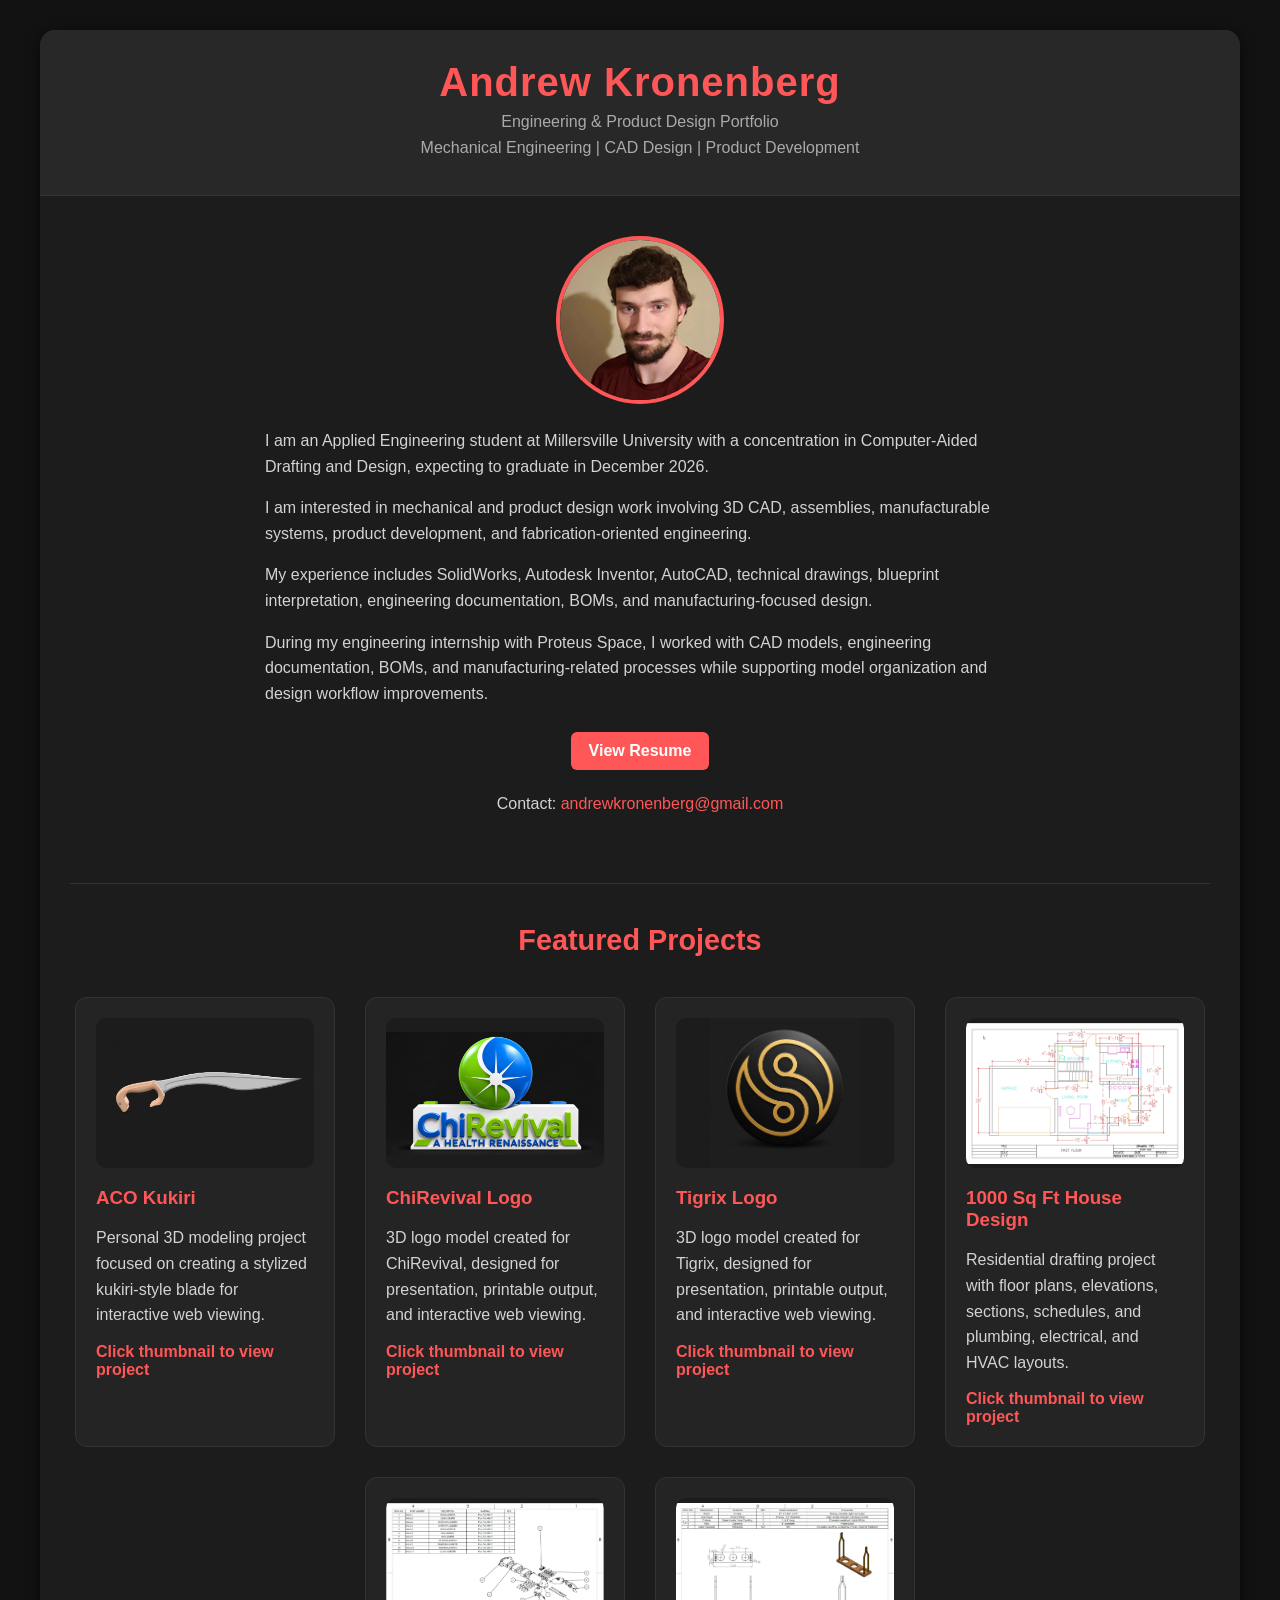
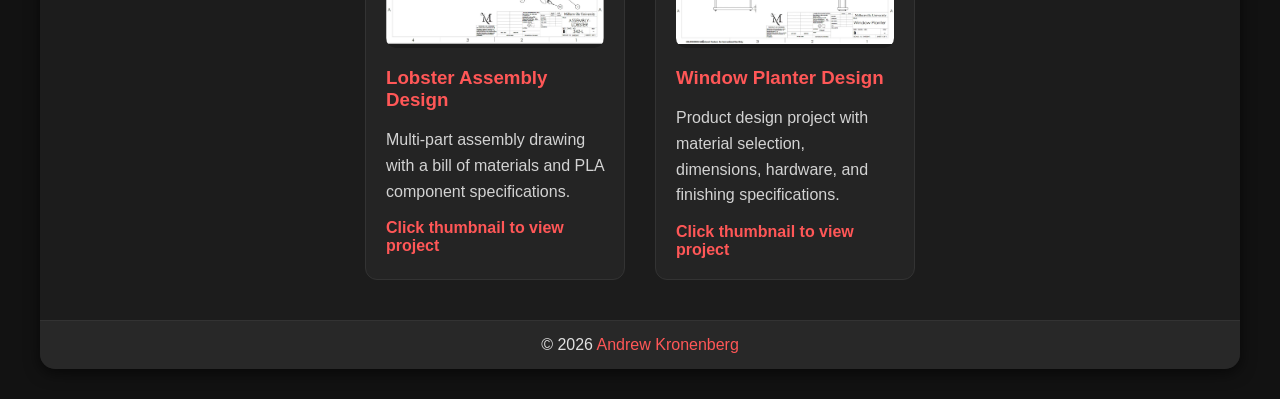
<file: index.html>
<!DOCTYPE html>
<html lang="en">

<head>
    <meta charset="UTF-8">

    <meta name="viewport"
          content="width=device-width, initial-scale=1.0">

    <title>Andrew Kronenberg - 3D Modeling Portfolio</title>

    <link rel="stylesheet"
          href="css/style.css">
</head>

<body>

<div class="container">

    <header class="header">

        <h1>Andrew Kronenberg</h1>

        <p>Engineering & Product Design Portfolio</p>

        <p>Mechanical Engineering | CAD Design | Product Development</p>

    </header>

    <main class="content">

        <section class="profile">

            <img src="images/kronenberg.jpg"
                 alt="Andrew Kronenberg">

            <div class="bio-text">
        
                <p>
                    I am an Applied Engineering student at Millersville University
                    with a concentration in Computer-Aided Drafting and Design,
                    expecting to graduate in December 2026.
                </p>
        
                <p>
                    I am interested in mechanical and product design work involving
                    3D CAD, assemblies, manufacturable systems, product development,
                    and fabrication-oriented engineering.
                </p>
        
                <p>
                    My experience includes SolidWorks, Autodesk Inventor, AutoCAD,
                    technical drawings, blueprint interpretation,
                    engineering documentation, BOMs, and manufacturing-focused design.
                </p>
        
                <p>
                    During my engineering internship with Proteus Space, I worked with
                    CAD models, engineering documentation, BOMs, and
                    manufacturing-related processes while supporting model organization
                    and design workflow improvements.
                </p>
        
            </div>

            <a class="resume-button"
               href="andrew-kronenberg-resume.pdf"
               target="_blank">
                View Resume
            </a>
			
			<div class="contact-info">
				Contact: 
				<a href="mailto:andrewkronenberg@gmail.com">
					andrewkronenberg@gmail.com
				</a>
			</div>

        </section>


        <h2 class="section-title">
            Featured Projects
        </h2>


        <div class="model-grid"
             id="project-grid">

        </div>

    </main>


    <footer class="footer">

        &copy; 2026
        <span>Andrew Kronenberg</span>

    </footer>

</div>


<script src="js/projects.js"></script>

<script>

const projectGrid = document.getElementById("project-grid");

projects.forEach((project) => {

    const card = document.createElement("a");

    card.className = "model-card";

	 card.href = `project.html?id=${project.id}`;

    card.innerHTML = `
        <img class="model-thumbnail"
             src="${project.thumbnail}"
             alt="${project.title}">

        <h3>${project.title}</h3>

        <p>${project.description}</p>

        <span class="card-instruction">
            Click thumbnail to view project
        </span>
    `;

    projectGrid.appendChild(card);
});

</script>

</body>

</html>
</file>
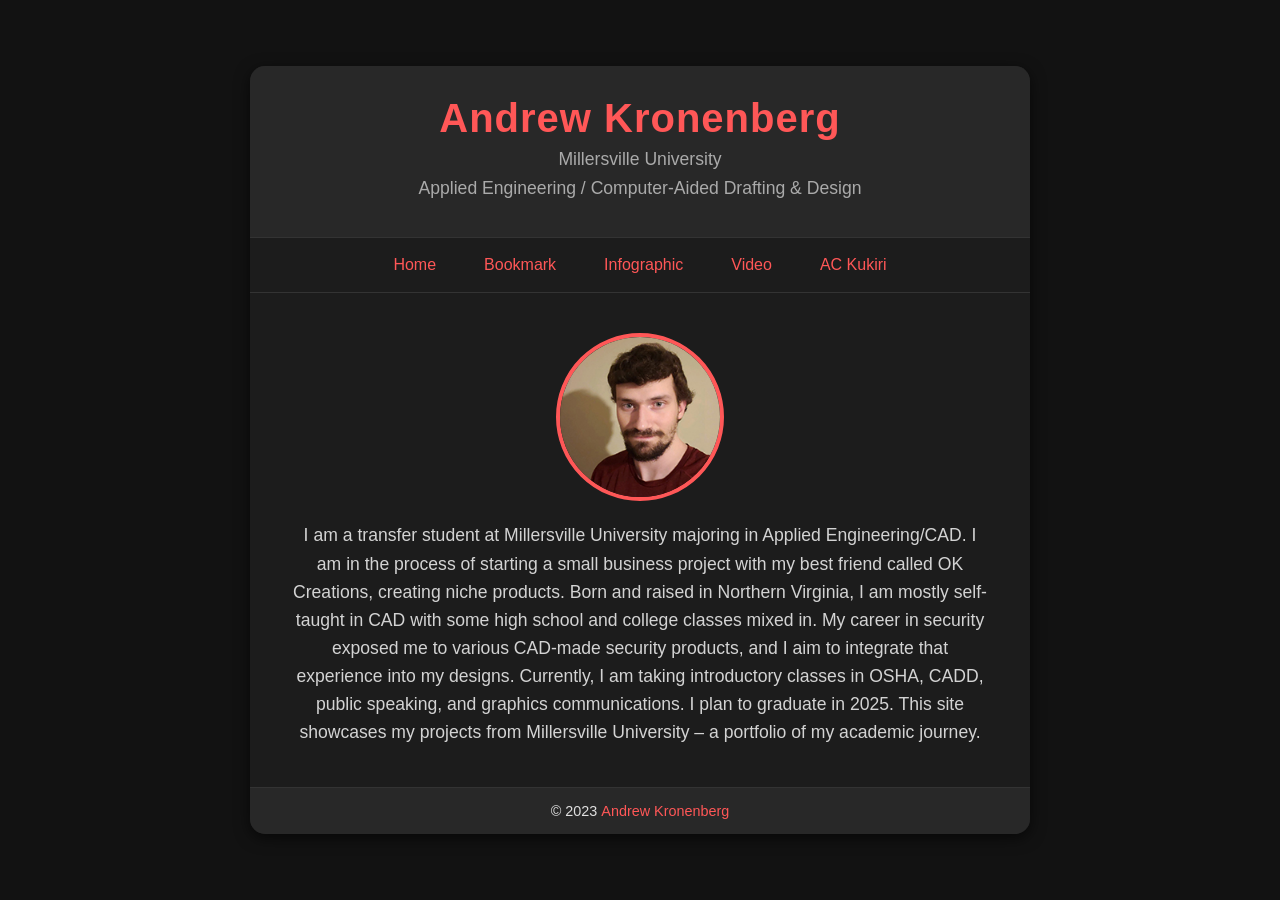
<file: Index.html>
<!DOCTYPE html>
<html>
<head>
  <title>Andrew Kronenberg - Portfolio</title>
  <style>
    /* General styles */
    body {
      background-color: #121212; /* Deep black-gray background */
      font-family: 'Segoe UI', Tahoma, Geneva, Verdana, sans-serif;
      color: #e0e0e0;
      margin: 0;
      padding: 0;
      display: flex;
      justify-content: center;
      align-items: center;
      min-height: 100vh;
    }
    /* Container with rounded corners */
    .container {
      max-width: 900px;
      background-color: #1c1c1c;
      border-radius: 15px;
      overflow: hidden;
      box-shadow: 0px 4px 15px rgba(0, 0, 0, 0.6);
      transition: transform 0.2s;
    }
    .container:hover {
      transform: scale(1.01);
    }
    /* Header styles */
    .header {
      background-color: #282828;
      color: #ff5757; /* Softer, more muted red */
      text-align: center;
      padding: 30px;
      border-bottom: 1px solid #333;
    }
    .header h1 {
      margin: 0;
      font-size: 2.5em;
      letter-spacing: 1px;
      font-weight: 600;
    }
    .header p {
      margin: 8px 0;
      font-size: 1.1em;
      color: #aaa;
    }
    /* Modern Navigation bar */
    .navbar {
      display: flex;
      justify-content: center;
      gap: 20px;
      background-color: #1c1c1c;
      padding: 10px 0;
      border-bottom: 1px solid #333;
    }
    .navbar a {
      color: #ff5757;
      text-decoration: none;
      font-size: 1em;
      padding: 8px 14px;
      border-radius: 8px;
      transition: background-color 0.3s, color 0.3s;
    }
    .navbar a:hover {
      background-color: #ff5757;
      color: #121212;
    }
    /* Main content */
    .content {
      display: flex;
      flex-direction: column;
      align-items: center;
      padding: 40px 20px;
      line-height: 1.6;
    }
    .content img {
      border-radius: 50%;
      width: 160px;
      height: 160px;
      object-fit: cover;
      margin-bottom: 20px;
      border: 4px solid #ff5757;
      transition: box-shadow 0.3s;
    }
    .content img:hover {
      box-shadow: 0px 0px 12px #ff5757;
    }
    .content p {
      max-width: 700px;
      font-size: 1.1em;
      color: #d3d3d3;
      text-align: center;
      margin: 0 20px;
    }
    /* Footer with subtle styling */
    .footer {
      background-color: #282828;
      color: #e0e0e0;
      text-align: center;
      padding: 15px;
      font-size: 0.9em;
      border-top: 1px solid #333;
    }
    /* Subtle hover effects for container */
    .footer span {
      color: #ff5757;
      font-weight: 500;
    }
    /* Responsive design */
    @media (max-width: 600px) {
      .content {
        padding: 20px;
      }
      .content p {
        font-size: 1em;
      }
    }
  </style>
</head>
<body>

<div class="container">
  <!-- Header Section -->
  <div class="header">
    <h1>Andrew Kronenberg</h1>
    <p>Millersville University</p>
    <p>Applied Engineering / Computer-Aided Drafting & Design</p>
  </div>

  <!-- Navigation Bar -->
  <div class="navbar">
    <a href="Index.html">Home</a>
    <a href="bookmark.html">Bookmark</a>
    <a href="infographic.html">Infographic</a>
    <a href="video.html">Video</a>
    <a href="AC_Kukiri/ac_kukiri.html">AC Kukiri</a>
  </div>

  <!-- Main Content Section -->
  <div class="content">
    <img src="Images/kronenberg.jpg" alt="Andrew Kronenberg">
    <p>
      I am a transfer student at Millersville University majoring in Applied Engineering/CAD.
      I am in the process of starting a small business project with my best friend called OK Creations, creating niche products.
      Born and raised in Northern Virginia, I am mostly self-taught in CAD with some high school and college classes mixed in.
      My career in security exposed me to various CAD-made security products, and I aim to integrate that experience into my designs.
      Currently, I am taking introductory classes in OSHA, CADD, public speaking, and graphics communications. I plan to graduate in 2025.
      This site showcases my projects from Millersville University – a portfolio of my academic journey.
    </p>
  </div>

  <!-- Footer Section -->
  <div class="footer">
    &copy; 2023 <span>Andrew Kronenberg</span>
  </div>
</div>

</body>
</html>
</file>
<file: css/style.css>
body {
    background-color: #121212;
    font-family: 'Segoe UI', Tahoma, Geneva, Verdana, sans-serif;
    color: #e0e0e0;
    margin: 0;
    padding: 30px;
}

.container {
    max-width: 1200px;
    margin: 0 auto;
    background-color: #1c1c1c;
    border-radius: 15px;
    overflow: hidden;
    box-shadow: 0 4px 15px rgba(0, 0, 0, .6);
}

.header,
.footer {
    background-color: #282828;
    text-align: center;
}

.header {
    color: #ff5757;
    padding: 30px;
    border-bottom: 1px solid #333;
}

.header h1 {
    margin: 0;
    font-size: 2.5em;
    letter-spacing: 1px;
    font-weight: 600;
}

.header p {
    margin: 8px 0;
    color: #aaa;
}

.content {
    padding: 40px 30px;
}

.profile {
    text-align: center;
    margin-bottom: 20px;
}

.profile img {
    border-radius: 50%;
    width: 160px;
    height: 160px;
    object-fit: cover;
    margin-bottom: 20px;
    border: 4px solid #ff5757;
}

.bio-text {
    max-width: 750px;
    margin: 0 auto;
    text-align: left;
}

.profile p,
.model-card p {
    color: #d3d3d3;
    line-height: 1.6;
}

.profile p {
    margin: 0 0 16px;
}

.section-title {
    color: #ff5757;
    text-align: center;
    margin-top: 70px;
    margin-bottom: 40px;
    padding-top: 40px;
    border-top: 1px solid #333;
    font-size: 1.8em;
}

.model-grid {
    display: flex;
    justify-content: center;
    flex-wrap: wrap;
    gap: 30px;
}

.model-card {
    background-color: #242424;
    border: 1px solid #333;
    border-radius: 12px;
    padding: 20px;
    width: 260px;
    box-sizing: border-box;
    color: inherit;
    text-decoration: none;
}

.model-card:hover {
    border-color: #ff5757;
}

.model-card h3 {
    color: #ff5757;
    margin-top: 0;
    margin-bottom: 10px;
}

.model-card p {
    margin-bottom: 15px;
}

.model-thumbnail {
    width: 100%;
    height: 150px;
    object-fit: contain;
    background-color: #1c1c1c;
    border-radius: 10px;
    margin-bottom: 15px;
}

.model-container {
    position: relative;
}

model-viewer {
    width: 100%;
    height: 500px;
    background-color: #242424;
    border-radius: 10px;
}

.project-image {
    display: block;
    max-width: 100%;
    max-height: 650px;
    object-fit: contain;
    margin: 0 auto 25px;
    background-color: #eeeeee;
    border-radius: 10px;
}

.project-image-link {
    display: block;
    text-decoration: none;
}

.project-image-link:hover .project-image {
    outline: 2px solid #ff5757;
}

.card-instruction {
    color: #ff5757;
    font-weight: 600;
}

.resume-button,
.model-button,
.model-nav a {
    display: inline-block;
    padding: 10px 18px;
    background-color: #ff5757;
    color: white;
    text-decoration: none;
    border-radius: 6px;
    font-weight: 600;
}

.resume-button {
    margin-top: 10px;
}

.model-button {
    margin-top: 15px;
}

.resume-button:hover,
.model-button:hover,
.model-nav a:hover {
    background-color: #ff3333;
}

.contact-info {
    margin-top: 25px;
    color: #d3d3d3;
}

.contact-info a {
    color: #ff5757;
    text-decoration: none;
}

.contact-info a:hover {
    color: #ff7777;
    text-decoration: underline;
}

.model-nav {
    display: flex;
    justify-content: space-between;
    align-items: center;
    gap: 15px;
    margin: 25px 0;
}

.loading-spinner {
    position: absolute;
    top: 50%;
    left: 50%;
    width: 40px;
    height: 40px;
    margin-left: -20px;
    margin-top: -20px;
    border: 4px solid #444;
    border-top: 4px solid #ff5757;
    border-radius: 50%;
    animation: spin 1s linear infinite;
    z-index: 10;
}

.footer {
    padding: 15px;
    border-top: 1px solid #333;
}

.footer span {
    color: #ff5757;
}

@keyframes spin {
    from {
        transform: rotate(0deg);
    }

    to {
        transform: rotate(360deg);
    }
}

@media (max-width: 600px) {
    body {
        padding: 15px;
    }

    .content {
        padding: 25px 18px;
    }

    .model-card {
        width: 100%;
    }

    model-viewer {
        height: 350px;
    }

    .model-nav {
        flex-direction: column;
        align-items: stretch;
    }

    .model-nav a {
        text-align: center;
    }
}
</file>
